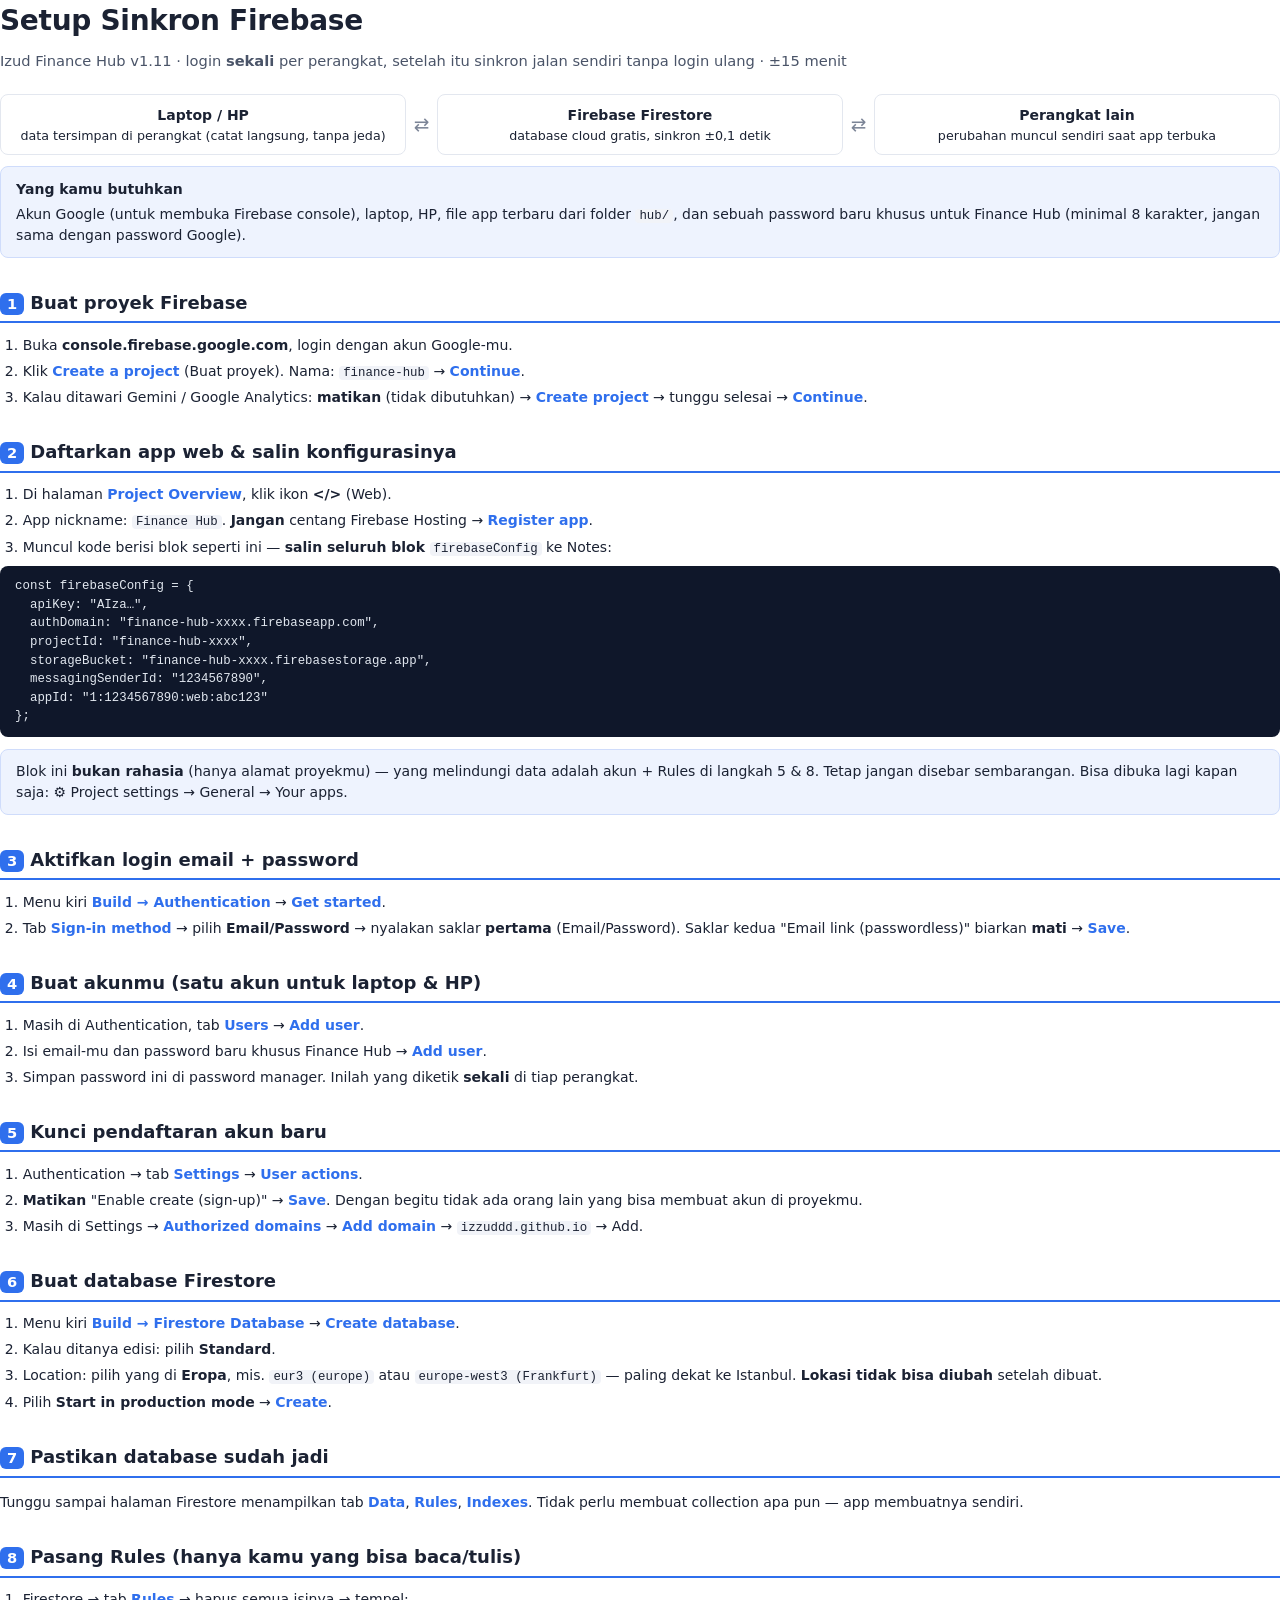
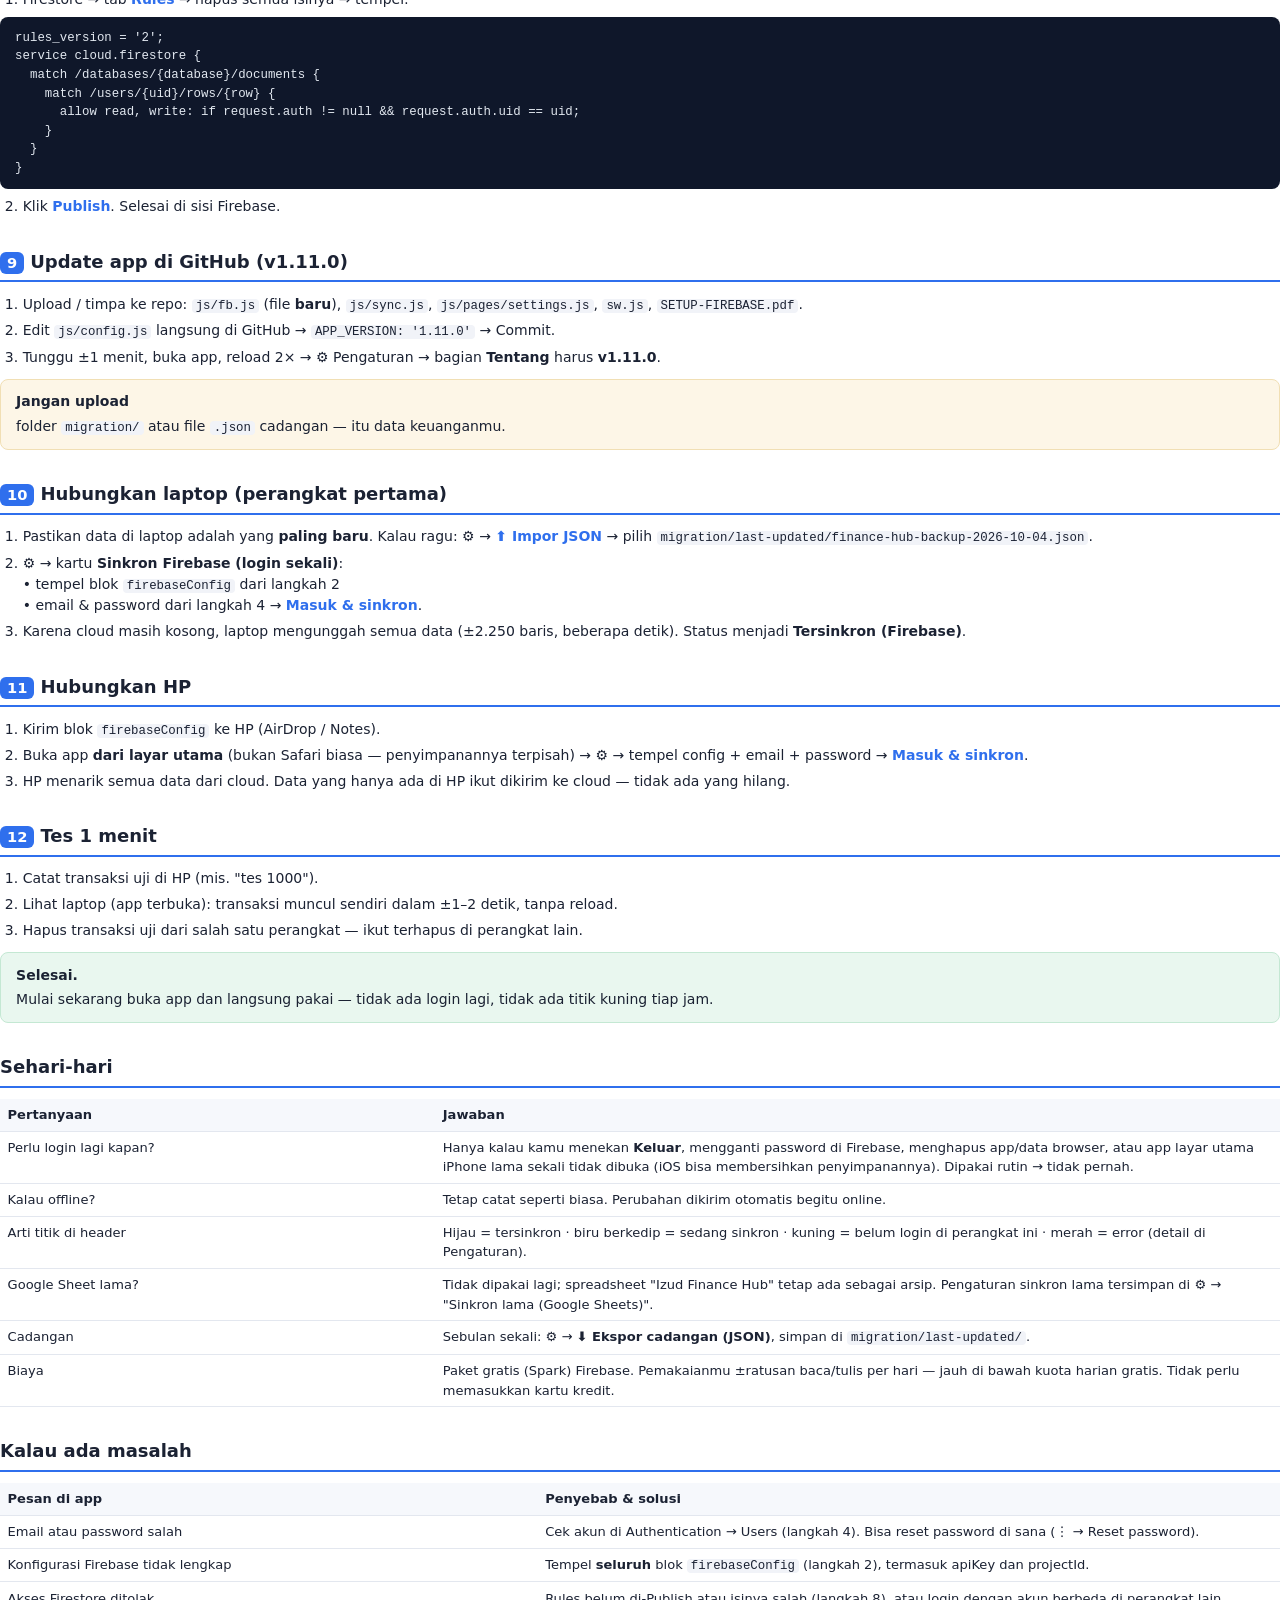
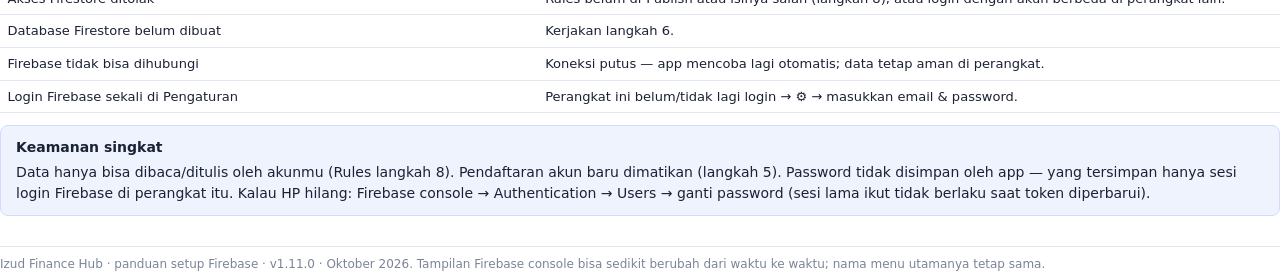
<file: SETUP-FIREBASE.html>
<!DOCTYPE html>
<html lang="id">
<head>
<meta charset="utf-8">
<title>Setup Sinkron Firebase — Izud Finance Hub</title>
<style>
  :root { --ink: #1b2233; --ink2: #4a5468; --ink3: #7b8496; --line: #e3e7ef; --brand: #2f6fed; --soft: #eef3fe; --warn: #b7791f; --warnsoft: #fdf6e7; --good: #18794e; --goodsoft: #e9f7ef; }
  @page { size: A4; margin: 16mm 15mm 16mm 15mm; }
  * { box-sizing: border-box; }
  body { font-family: "Segoe UI", system-ui, -apple-system, Roboto, Arial, sans-serif; color: var(--ink); font-size: 10.5pt; line-height: 1.5; margin: 0; }
  h1 { font-size: 21pt; margin: 0 0 2mm; letter-spacing: -.3px; }
  .sub { color: var(--ink2); font-size: 11pt; margin: 0 0 6mm; }
  h2 { font-size: 13.5pt; margin: 8mm 0 3mm; padding-bottom: 1.5mm; border-bottom: 2px solid var(--brand); break-after: avoid; }
  h2 .n { display: inline-block; background: var(--brand); color: #fff; border-radius: 6px; padding: 0 7px; margin-right: 6px; font-size: 11pt; }
  ol { padding-left: 6mm; margin: 2mm 0; } li { margin: 1.3mm 0; }
  .box { border: 1px solid var(--line); border-radius: 8px; padding: 3mm 4mm; margin: 3mm 0; break-inside: avoid; }
  .tip { background: var(--soft); border-color: #cfdcfb; }
  .warn { background: var(--warnsoft); border-color: #f1dfb4; }
  .ok { background: var(--goodsoft); border-color: #c4e8d3; }
  .box b.t { display: block; margin-bottom: 1mm; }
  code, pre { font-family: Consolas, "Cascadia Mono", monospace; font-size: 9.3pt; }
  code { background: #f1f3f8; padding: 0 4px; border-radius: 4px; }
  pre { background: #0f172a; color: #e2e8f0; padding: 3mm 4mm; border-radius: 8px; white-space: pre-wrap; break-inside: avoid; margin: 2mm 0; }
  .ui { font-weight: 600; color: var(--brand); }
  table { width: 100%; border-collapse: collapse; margin: 2mm 0; font-size: 9.8pt; break-inside: avoid; }
  th, td { text-align: left; border-bottom: 1px solid var(--line); padding: 1.6mm 2mm; vertical-align: top; }
  th { background: #f6f8fc; font-weight: 600; }
  .flow { display: flex; gap: 2mm; align-items: stretch; margin: 3mm 0 1mm; }
  .flow div { flex: 1; border: 1px solid var(--line); border-radius: 8px; padding: 2.5mm; text-align: center; font-size: 9.5pt; }
  .flow div b { display: block; font-size: 10.5pt; }
  .flow .arr { flex: 0 0 auto; border: 0; align-self: center; color: var(--ink3); font-size: 14pt; padding: 0; }
  .meta { color: var(--ink3); font-size: 9pt; margin-top: 8mm; border-top: 1px solid var(--line); padding-top: 2mm; }
  .pb { break-before: page; }
</style>
</head>
<body>

<h1>Setup Sinkron Firebase</h1>
<p class="sub">Izud Finance Hub v1.11 · login <b>sekali</b> per perangkat, setelah itu sinkron jalan sendiri tanpa login ulang · ±15 menit</p>

<div class="flow">
  <div><b>Laptop / HP</b>data tersimpan di perangkat (catat langsung, tanpa jeda)</div>
  <div class="arr">⇄</div>
  <div><b>Firebase Firestore</b>database cloud gratis, sinkron ±0,1 detik</div>
  <div class="arr">⇄</div>
  <div><b>Perangkat lain</b>perubahan muncul sendiri saat app terbuka</div>
</div>

<div class="box tip"><b class="t">Yang kamu butuhkan</b>
Akun Google (untuk membuka Firebase console), laptop, HP, file app terbaru dari folder <code>hub/</code>, dan sebuah password baru khusus untuk Finance Hub (minimal 8 karakter, jangan sama dengan password Google).</div>

<h2><span class="n">1</span>Buat proyek Firebase</h2>
<ol>
  <li>Buka <b>console.firebase.google.com</b>, login dengan akun Google-mu.</li>
  <li>Klik <span class="ui">Create a project</span> (Buat proyek). Nama: <code>finance-hub</code> → <span class="ui">Continue</span>.</li>
  <li>Kalau ditawari Gemini / Google Analytics: <b>matikan</b> (tidak dibutuhkan) → <span class="ui">Create project</span> → tunggu selesai → <span class="ui">Continue</span>.</li>
</ol>

<h2><span class="n">2</span>Daftarkan app web &amp; salin konfigurasinya</h2>
<ol>
  <li>Di halaman <span class="ui">Project Overview</span>, klik ikon <b>&lt;/&gt;</b> (Web).</li>
  <li>App nickname: <code>Finance Hub</code>. <b>Jangan</b> centang Firebase Hosting → <span class="ui">Register app</span>.</li>
  <li>Muncul kode berisi blok seperti ini — <b>salin seluruh blok</b> <code>firebaseConfig</code> ke Notes:</li>
</ol>
<pre>const firebaseConfig = {
  apiKey: "AIza…",
  authDomain: "finance-hub-xxxx.firebaseapp.com",
  projectId: "finance-hub-xxxx",
  storageBucket: "finance-hub-xxxx.firebasestorage.app",
  messagingSenderId: "1234567890",
  appId: "1:1234567890:web:abc123"
};</pre>
<div class="box tip">Blok ini <b>bukan rahasia</b> (hanya alamat proyekmu) — yang melindungi data adalah akun + Rules di langkah 5 &amp; 8. Tetap jangan disebar sembarangan. Bisa dibuka lagi kapan saja: ⚙︎ Project settings → General → Your apps.</div>

<h2><span class="n">3</span>Aktifkan login email + password</h2>
<ol>
  <li>Menu kiri <span class="ui">Build → Authentication</span> → <span class="ui">Get started</span>.</li>
  <li>Tab <span class="ui">Sign-in method</span> → pilih <b>Email/Password</b> → nyalakan saklar <b>pertama</b> (Email/Password). Saklar kedua "Email link (passwordless)" biarkan <b>mati</b> → <span class="ui">Save</span>.</li>
</ol>

<h2><span class="n">4</span>Buat akunmu (satu akun untuk laptop &amp; HP)</h2>
<ol>
  <li>Masih di Authentication, tab <span class="ui">Users</span> → <span class="ui">Add user</span>.</li>
  <li>Isi email-mu dan password baru khusus Finance Hub → <span class="ui">Add user</span>.</li>
  <li>Simpan password ini di password manager. Inilah yang diketik <b>sekali</b> di tiap perangkat.</li>
</ol>

<h2><span class="n">5</span>Kunci pendaftaran akun baru</h2>
<ol>
  <li>Authentication → tab <span class="ui">Settings</span> → <span class="ui">User actions</span>.</li>
  <li><b>Matikan</b> "Enable create (sign-up)" → <span class="ui">Save</span>. Dengan begitu tidak ada orang lain yang bisa membuat akun di proyekmu.</li>
  <li>Masih di Settings → <span class="ui">Authorized domains</span> → <span class="ui">Add domain</span> → <code>izzuddd.github.io</code> → Add.</li>
</ol>

<h2 class="pb"><span class="n">6</span>Buat database Firestore</h2>
<ol>
  <li>Menu kiri <span class="ui">Build → Firestore Database</span> → <span class="ui">Create database</span>.</li>
  <li>Kalau ditanya edisi: pilih <b>Standard</b>.</li>
  <li>Location: pilih yang di <b>Eropa</b>, mis. <code>eur3 (europe)</code> atau <code>europe-west3 (Frankfurt)</code> — paling dekat ke Istanbul. <b>Lokasi tidak bisa diubah</b> setelah dibuat.</li>
  <li>Pilih <b>Start in production mode</b> → <span class="ui">Create</span>.</li>
</ol>

<h2><span class="n">7</span>Pastikan database sudah jadi</h2>
<p>Tunggu sampai halaman Firestore menampilkan tab <span class="ui">Data</span>, <span class="ui">Rules</span>, <span class="ui">Indexes</span>. Tidak perlu membuat collection apa pun — app membuatnya sendiri.</p>

<h2><span class="n">8</span>Pasang Rules (hanya kamu yang bisa baca/tulis)</h2>
<ol>
  <li>Firestore → tab <span class="ui">Rules</span> → hapus semua isinya → tempel:</li>
</ol>
<pre>rules_version = '2';
service cloud.firestore {
  match /databases/{database}/documents {
    match /users/{uid}/rows/{row} {
      allow read, write: if request.auth != null &amp;&amp; request.auth.uid == uid;
    }
  }
}</pre>
<ol start="2"><li>Klik <span class="ui">Publish</span>. Selesai di sisi Firebase.</li></ol>

<h2><span class="n">9</span>Update app di GitHub (v1.11.0)</h2>
<ol>
  <li>Upload / timpa ke repo: <code>js/fb.js</code> (file <b>baru</b>), <code>js/sync.js</code>, <code>js/pages/settings.js</code>, <code>sw.js</code>, <code>SETUP-FIREBASE.pdf</code>.</li>
  <li>Edit <code>js/config.js</code> langsung di GitHub → <code>APP_VERSION: '1.11.0'</code> → Commit.</li>
  <li>Tunggu ±1 menit, buka app, reload 2× → ⚙︎ Pengaturan → bagian <b>Tentang</b> harus <b>v1.11.0</b>.</li>
</ol>
<div class="box warn"><b class="t">Jangan upload</b> folder <code>migration/</code> atau file <code>.json</code> cadangan — itu data keuanganmu.</div>

<h2><span class="n">10</span>Hubungkan laptop (perangkat pertama)</h2>
<ol>
  <li>Pastikan data di laptop adalah yang <b>paling baru</b>. Kalau ragu: ⚙︎ → <span class="ui">⬆ Impor JSON</span> → pilih <code>migration/last-updated/finance-hub-backup-2026-10-04.json</code>.</li>
  <li>⚙︎ → kartu <b>Sinkron Firebase (login sekali)</b>:
    <br>• tempel blok <code>firebaseConfig</code> dari langkah 2
    <br>• email &amp; password dari langkah 4 → <span class="ui">Masuk &amp; sinkron</span>.</li>
  <li>Karena cloud masih kosong, laptop mengunggah semua data (±2.250 baris, beberapa detik). Status menjadi <b>Tersinkron (Firebase)</b>.</li>
</ol>

<h2><span class="n">11</span>Hubungkan HP</h2>
<ol>
  <li>Kirim blok <code>firebaseConfig</code> ke HP (AirDrop / Notes).</li>
  <li>Buka app <b>dari layar utama</b> (bukan Safari biasa — penyimpanannya terpisah) → ⚙︎ → tempel config + email + password → <span class="ui">Masuk &amp; sinkron</span>.</li>
  <li>HP menarik semua data dari cloud. Data yang hanya ada di HP ikut dikirim ke cloud — tidak ada yang hilang.</li>
</ol>

<h2><span class="n">12</span>Tes 1 menit</h2>
<ol>
  <li>Catat transaksi uji di HP (mis. "tes 1000").</li>
  <li>Lihat laptop (app terbuka): transaksi muncul sendiri dalam ±1–2 detik, tanpa reload.</li>
  <li>Hapus transaksi uji dari salah satu perangkat — ikut terhapus di perangkat lain.</li>
</ol>
<div class="box ok"><b class="t">Selesai.</b> Mulai sekarang buka app dan langsung pakai — tidak ada login lagi, tidak ada titik kuning tiap jam.</div>

<h2 class="pb">Sehari-hari</h2>
<table>
  <tr><th style="width:34%">Pertanyaan</th><th>Jawaban</th></tr>
  <tr><td>Perlu login lagi kapan?</td><td>Hanya kalau kamu menekan <b>Keluar</b>, mengganti password di Firebase, menghapus app/data browser, atau app layar utama iPhone lama sekali tidak dibuka (iOS bisa membersihkan penyimpanannya). Dipakai rutin → tidak pernah.</td></tr>
  <tr><td>Kalau offline?</td><td>Tetap catat seperti biasa. Perubahan dikirim otomatis begitu online.</td></tr>
  <tr><td>Arti titik di header</td><td>Hijau = tersinkron · biru berkedip = sedang sinkron · kuning = belum login di perangkat ini · merah = error (detail di Pengaturan).</td></tr>
  <tr><td>Google Sheet lama?</td><td>Tidak dipakai lagi; spreadsheet "Izud Finance Hub" tetap ada sebagai arsip. Pengaturan sinkron lama tersimpan di ⚙︎ → "Sinkron lama (Google Sheets)".</td></tr>
  <tr><td>Cadangan</td><td>Sebulan sekali: ⚙︎ → <b>⬇ Ekspor cadangan (JSON)</b>, simpan di <code>migration/last-updated/</code>.</td></tr>
  <tr><td>Biaya</td><td>Paket gratis (Spark) Firebase. Pemakaianmu ±ratusan baca/tulis per hari — jauh di bawah kuota harian gratis. Tidak perlu memasukkan kartu kredit.</td></tr>
</table>

<h2>Kalau ada masalah</h2>
<table>
  <tr><th style="width:42%">Pesan di app</th><th>Penyebab &amp; solusi</th></tr>
  <tr><td>Email atau password salah</td><td>Cek akun di Authentication → Users (langkah 4). Bisa reset password di sana (⋮ → Reset password).</td></tr>
  <tr><td>Konfigurasi Firebase tidak lengkap</td><td>Tempel <b>seluruh</b> blok <code>firebaseConfig</code> (langkah 2), termasuk apiKey dan projectId.</td></tr>
  <tr><td>Akses Firestore ditolak</td><td>Rules belum di-Publish atau isinya salah (langkah 8), atau login dengan akun berbeda di perangkat lain.</td></tr>
  <tr><td>Database Firestore belum dibuat</td><td>Kerjakan langkah 6.</td></tr>
  <tr><td>Firebase tidak bisa dihubungi</td><td>Koneksi putus — app mencoba lagi otomatis; data tetap aman di perangkat.</td></tr>
  <tr><td>Login Firebase sekali di Pengaturan</td><td>Perangkat ini belum/tidak lagi login → ⚙︎ → masukkan email &amp; password.</td></tr>
</table>

<div class="box tip"><b class="t">Keamanan singkat</b>
Data hanya bisa dibaca/ditulis oleh akunmu (Rules langkah 8). Pendaftaran akun baru dimatikan (langkah 5). Password tidak disimpan oleh app — yang tersimpan hanya sesi login Firebase di perangkat itu. Kalau HP hilang: Firebase console → Authentication → Users → ganti password (sesi lama ikut tidak berlaku saat token diperbarui).</div>

<p class="meta">Izud Finance Hub · panduan setup Firebase · v1.11.0 · Oktober 2026. Tampilan Firebase console bisa sedikit berubah dari waktu ke waktu; nama menu utamanya tetap sama.</p>
</body>
</html>
</file>
